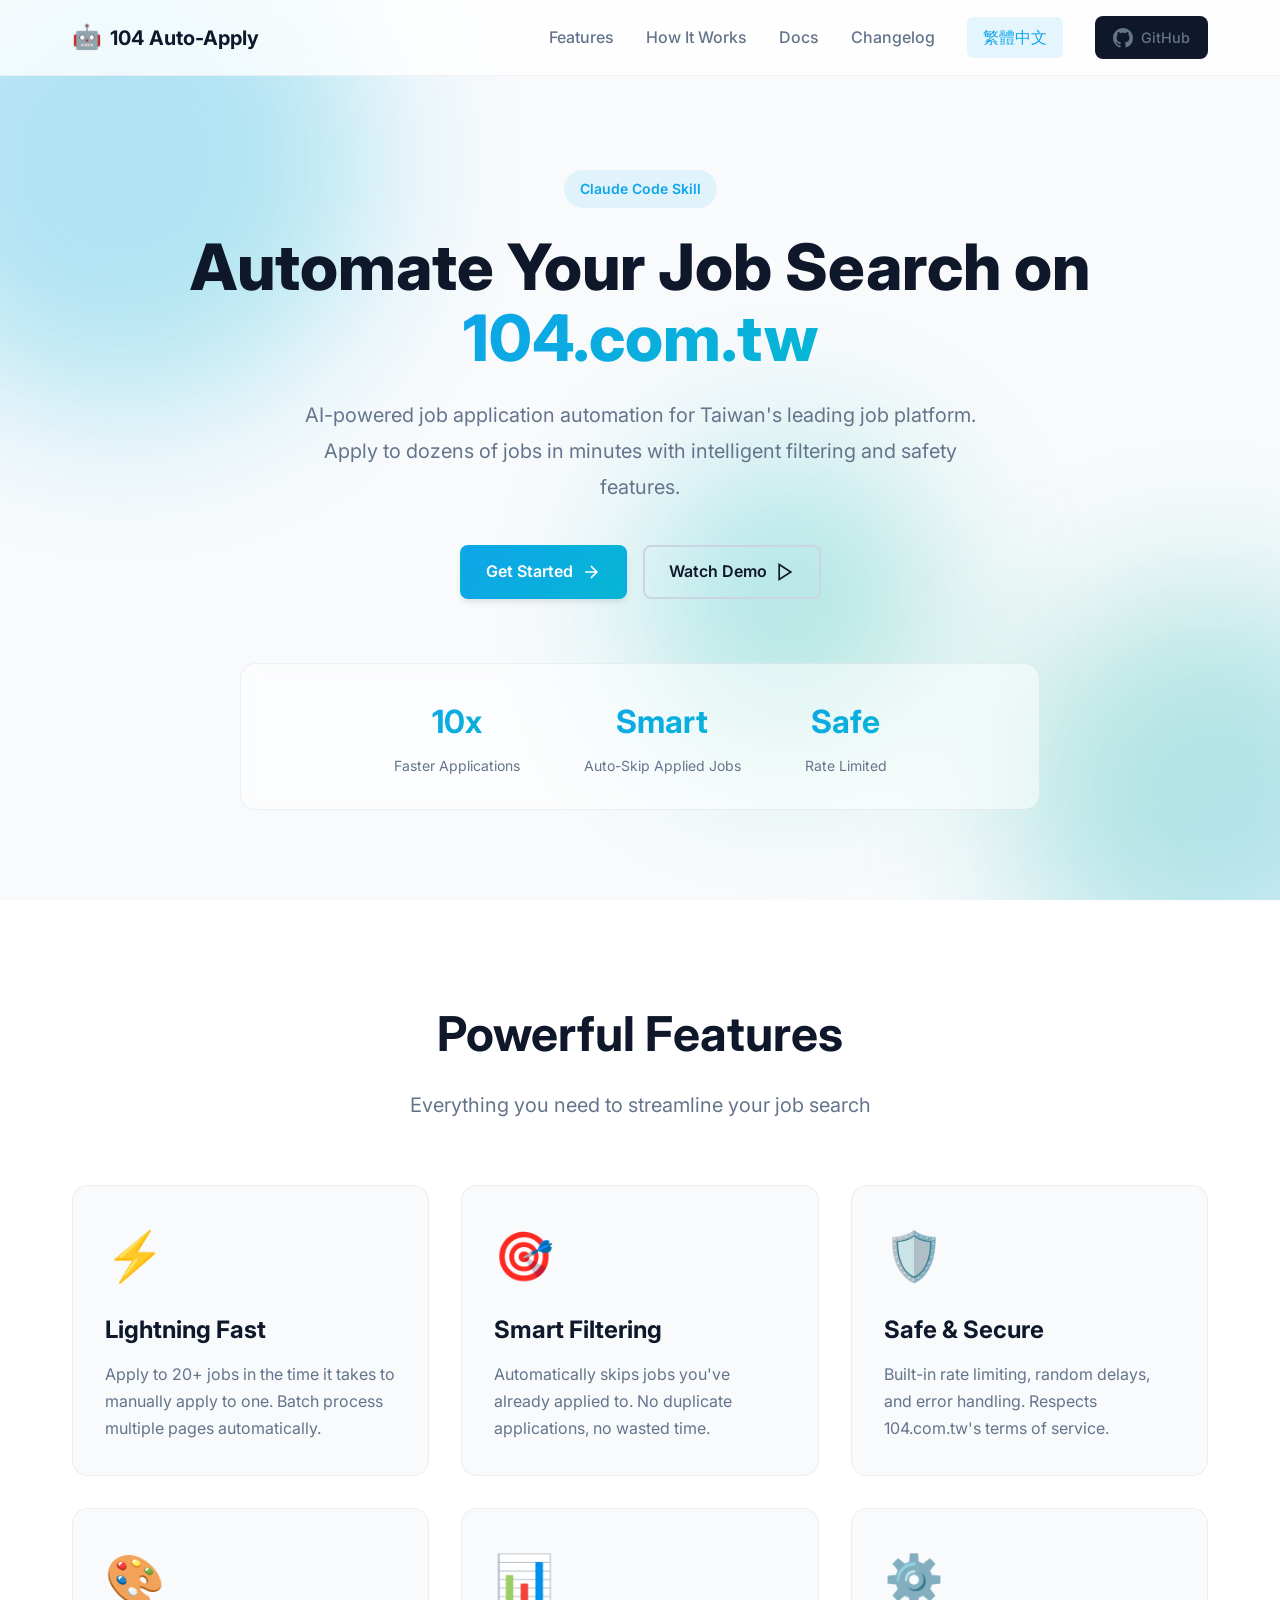
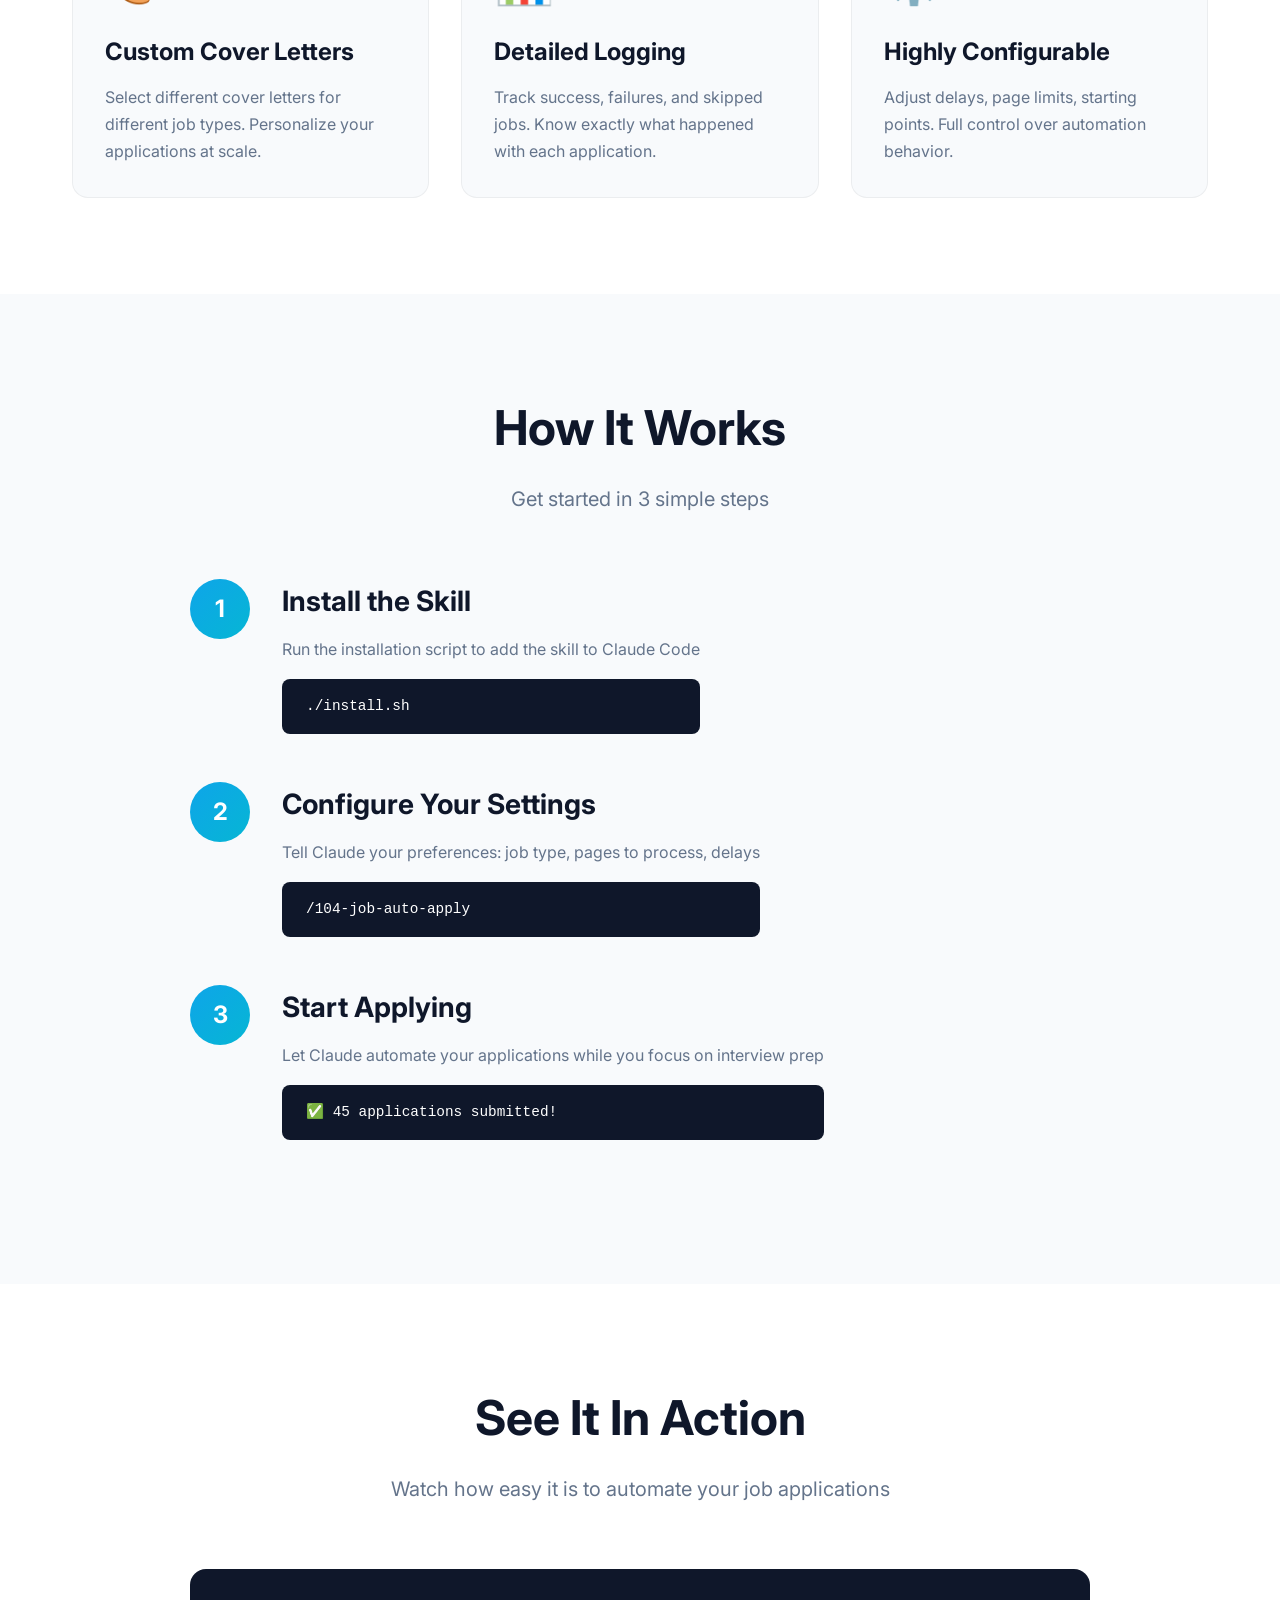
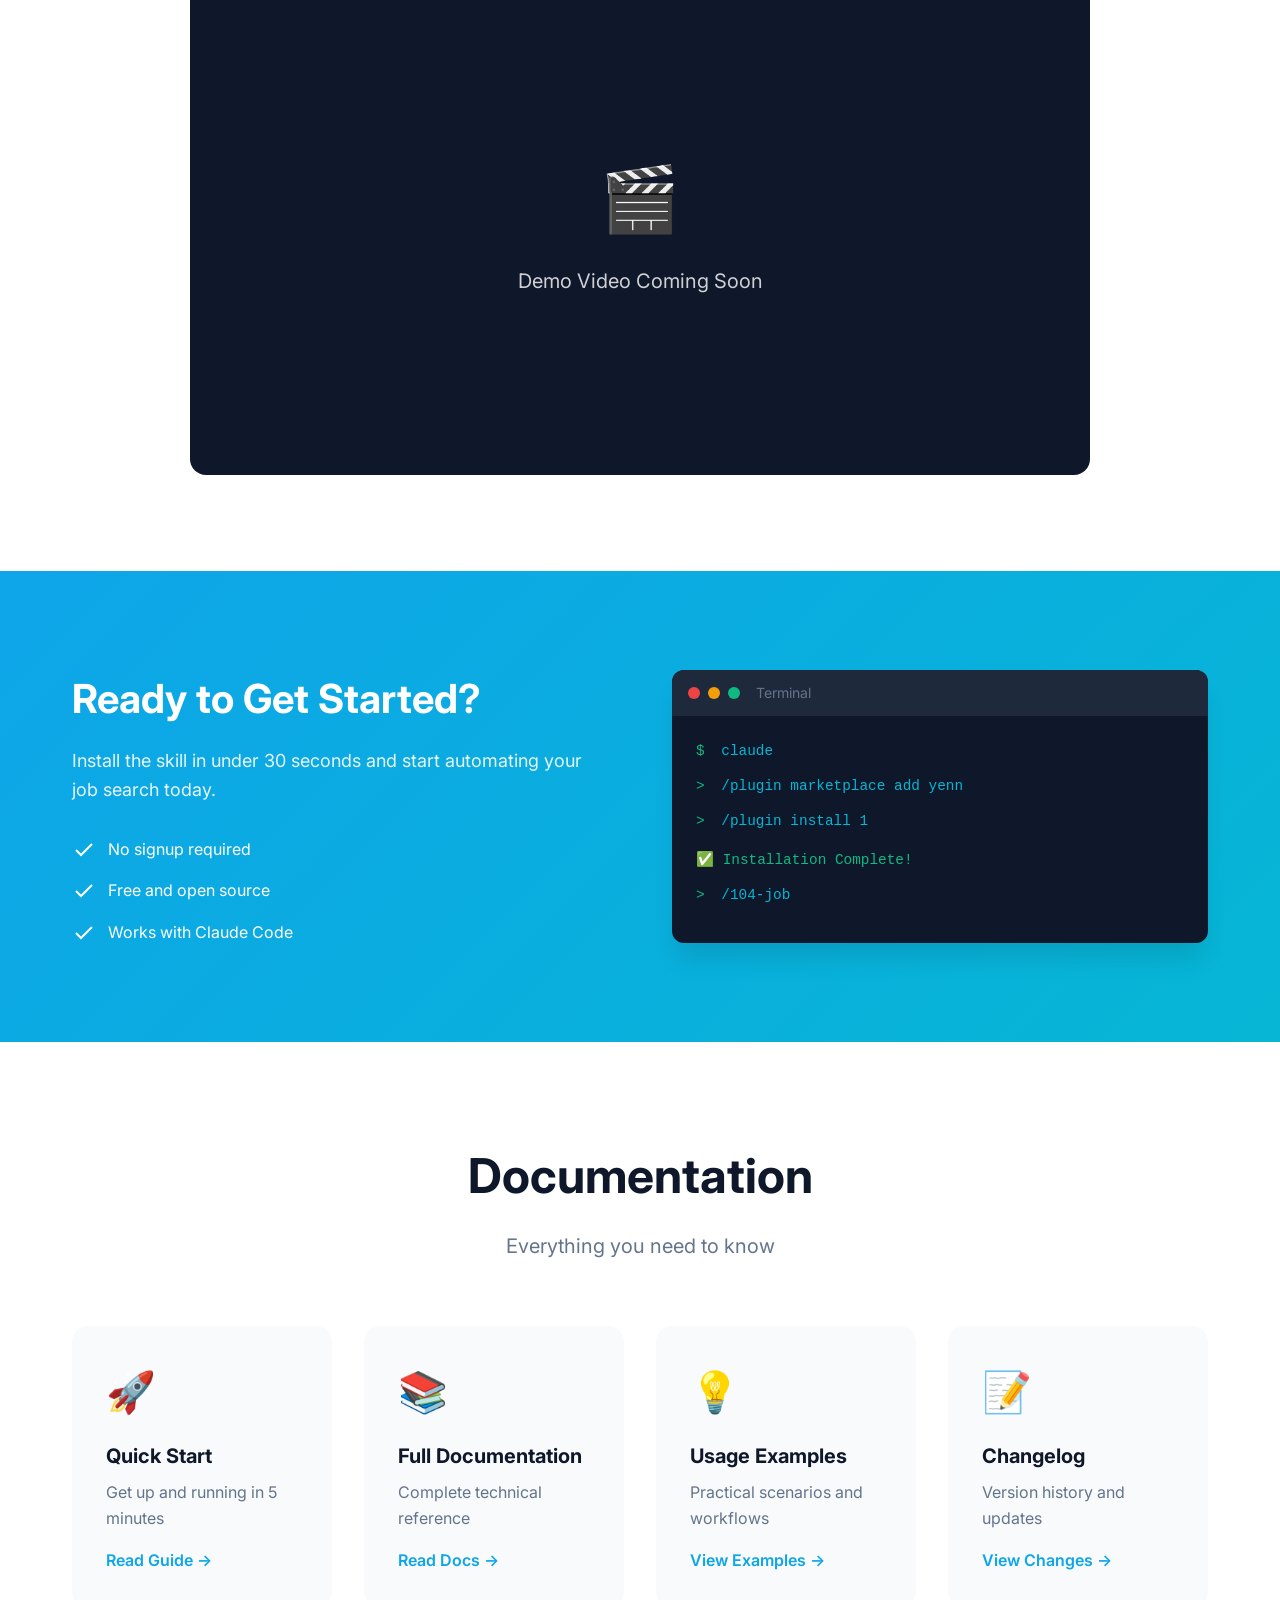
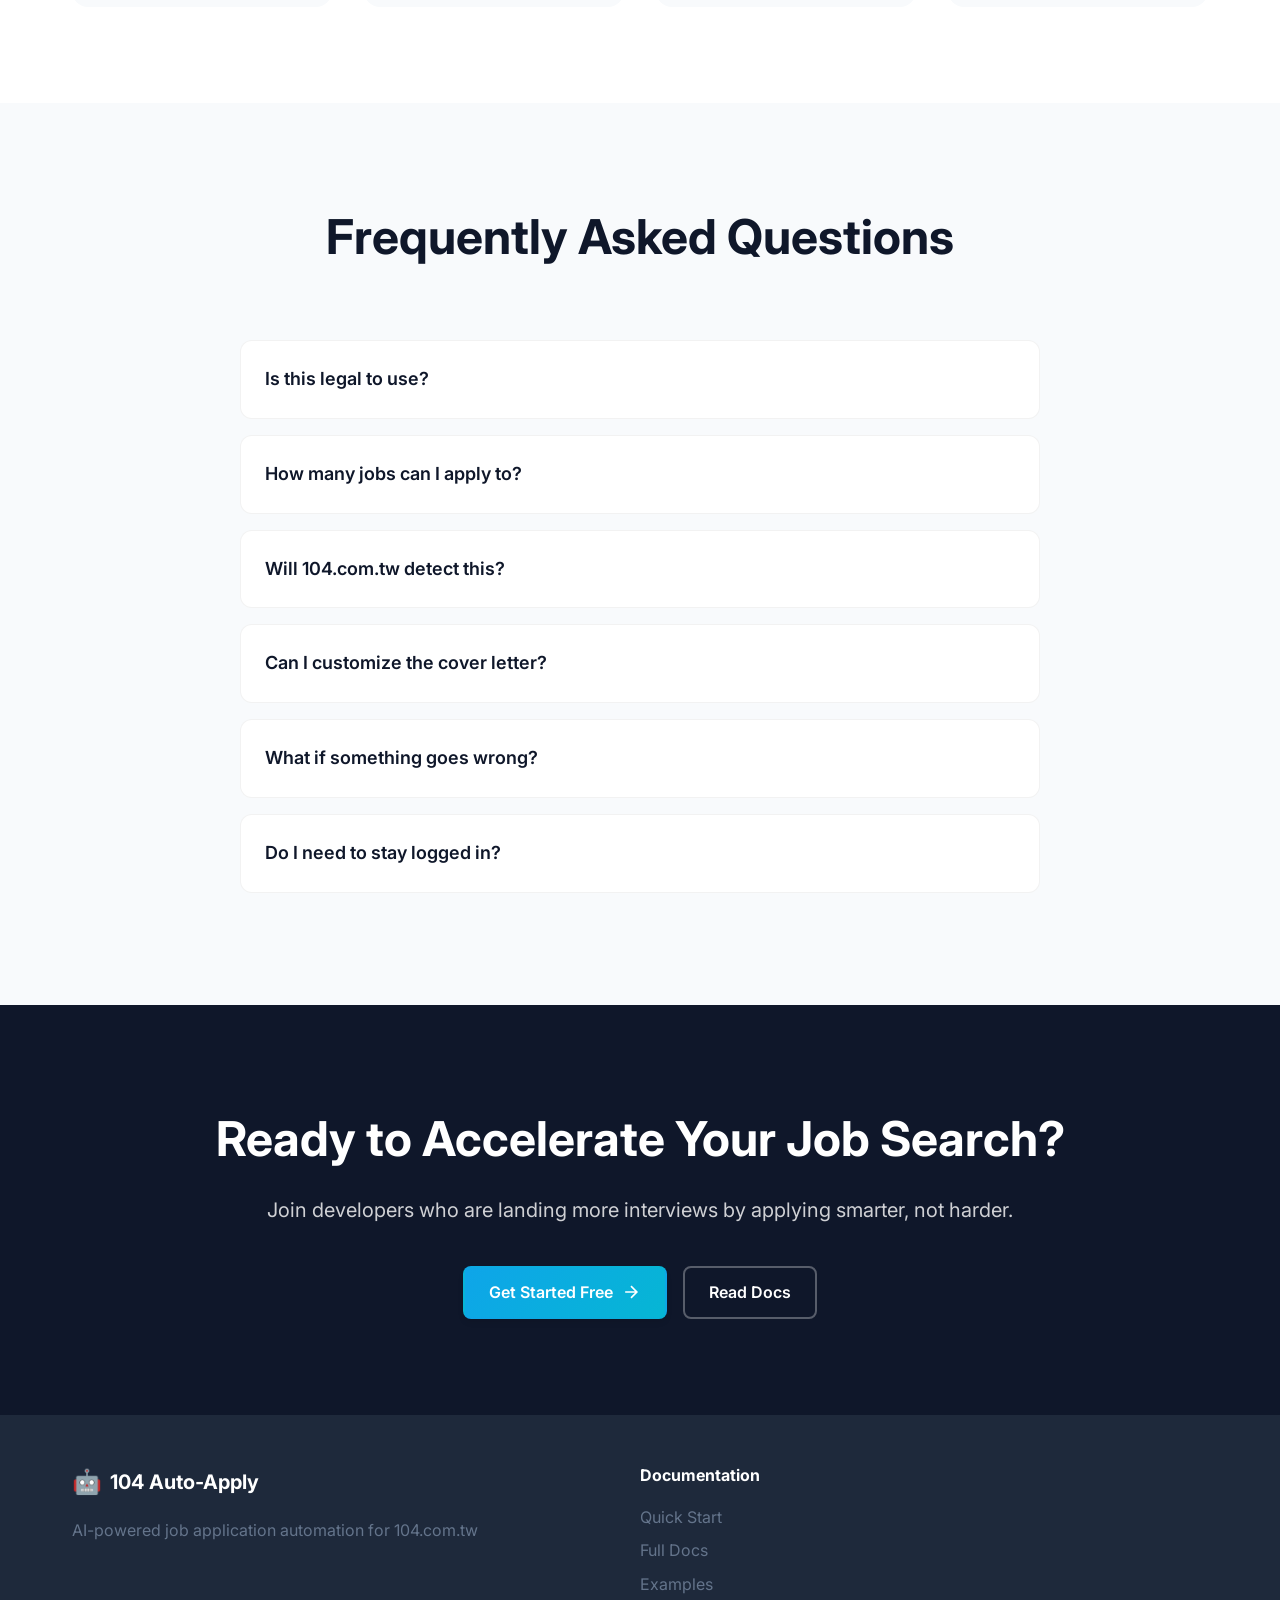
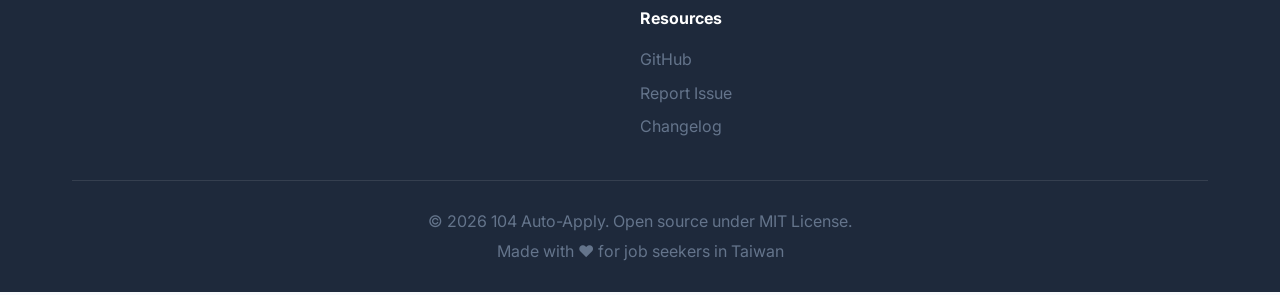
<file: docs/index.html>
<!DOCTYPE html>
<html lang="en">
<head>
    <meta charset="UTF-8">
    <meta name="viewport" content="width=device-width, initial-scale=1.0">
    <meta name="description" content="Automate your job applications on 104.com.tw with Claude Code AI">
    <title>104 Job Auto-Apply | Claude Code Skill</title>
    <link rel="stylesheet" href="styles.css">
    <link rel="preconnect" href="https://fonts.googleapis.com">
    <link rel="preconnect" href="https://fonts.gstatic.com" crossorigin>
    <link href="https://fonts.googleapis.com/css2?family=Inter:wght@300;400;500;600;700;800&display=swap" rel="stylesheet">
</head>
<body>
    <!-- Hero Section -->
    <header class="hero">
        <nav class="nav">
            <div class="container">
                <div class="nav-content">
                    <div class="logo">
                        <span class="logo-icon">🤖</span>
                        <span class="logo-text">104 Auto-Apply</span>
                    </div>
                    <div class="nav-links">
                        <a href="#features">Features</a>
                        <a href="#how-it-works">How It Works</a>
                        <a href="#docs">Docs</a>
                        <a href="changelog.html">Changelog</a>
                        <a href="index_zh.html" class="language-switch">繁體中文</a>
                        <a href="https://github.com/yennanliu/104Skill" target="_blank" class="btn-secondary">
                            <svg width="20" height="20" viewBox="0 0 16 16" fill="currentColor">
                                <path d="M8 0C3.58 0 0 3.58 0 8c0 3.54 2.29 6.53 5.47 7.59.4.07.55-.17.55-.38 0-.19-.01-.82-.01-1.49-2.01.37-2.53-.49-2.69-.94-.09-.23-.48-.94-.82-1.13-.28-.15-.68-.52-.01-.53.63-.01 1.08.58 1.23.82.72 1.21 1.87.87 2.33.66.07-.52.28-.87.51-1.07-1.78-.2-3.64-.89-3.64-3.95 0-.87.31-1.59.82-2.15-.08-.2-.36-1.02.08-2.12 0 0 .67-.21 2.2.82.64-.18 1.32-.27 2-.27.68 0 1.36.09 2 .27 1.53-1.04 2.2-.82 2.2-.82.44 1.1.16 1.92.08 2.12.51.56.82 1.27.82 2.15 0 3.07-1.87 3.75-3.65 3.95.29.25.54.73.54 1.48 0 1.07-.01 1.93-.01 2.2 0 .21.15.46.55.38A8.013 8.013 0 0016 8c0-4.42-3.58-8-8-8z"/>
                            </svg>
                            GitHub
                        </a>
                    </div>
                </div>
            </div>
        </nav>

        <div class="container">
            <div class="hero-content">
                <div class="hero-badge">
                    <span class="badge">Claude Code Skill</span>
                </div>
                <h1 class="hero-title">
                    Automate Your Job Search on <span class="gradient-text">104.com.tw</span>
                </h1>
                <p class="hero-subtitle">
                    AI-powered job application automation for Taiwan's leading job platform.
                    Apply to dozens of jobs in minutes with intelligent filtering and safety features.
                </p>
                <div class="hero-buttons">
                    <a href="#install" class="btn-primary">
                        Get Started
                        <svg width="20" height="20" viewBox="0 0 24 24" fill="none" stroke="currentColor" stroke-width="2">
                            <path d="M5 12h14M12 5l7 7-7 7"/>
                        </svg>
                    </a>
                    <a href="#demo" class="btn-outline">
                        Watch Demo
                        <svg width="20" height="20" viewBox="0 0 24 24" fill="none" stroke="currentColor" stroke-width="2">
                            <polygon points="5 3 19 12 5 21 5 3"/>
                        </svg>
                    </a>
                </div>
                <div class="hero-stats">
                    <div class="stat">
                        <div class="stat-number">10x</div>
                        <div class="stat-label">Faster Applications</div>
                    </div>
                    <div class="stat">
                        <div class="stat-number">Smart</div>
                        <div class="stat-label">Auto-Skip Applied Jobs</div>
                    </div>
                    <div class="stat">
                        <div class="stat-number">Safe</div>
                        <div class="stat-label">Rate Limited</div>
                    </div>
                </div>
            </div>
        </div>

        <div class="hero-background">
            <div class="gradient-orb orb-1"></div>
            <div class="gradient-orb orb-2"></div>
            <div class="gradient-orb orb-3"></div>
        </div>
    </header>

    <!-- Features Section -->
    <section id="features" class="features">
        <div class="container">
            <div class="section-header">
                <h2 class="section-title">Powerful Features</h2>
                <p class="section-subtitle">Everything you need to streamline your job search</p>
            </div>

            <div class="features-grid">
                <div class="feature-card">
                    <div class="feature-icon">⚡</div>
                    <h3>Lightning Fast</h3>
                    <p>Apply to 20+ jobs in the time it takes to manually apply to one. Batch process multiple pages automatically.</p>
                </div>

                <div class="feature-card">
                    <div class="feature-icon">🎯</div>
                    <h3>Smart Filtering</h3>
                    <p>Automatically skips jobs you've already applied to. No duplicate applications, no wasted time.</p>
                </div>

                <div class="feature-card">
                    <div class="feature-icon">🛡️</div>
                    <h3>Safe & Secure</h3>
                    <p>Built-in rate limiting, random delays, and error handling. Respects 104.com.tw's terms of service.</p>
                </div>

                <div class="feature-card">
                    <div class="feature-icon">🎨</div>
                    <h3>Custom Cover Letters</h3>
                    <p>Select different cover letters for different job types. Personalize your applications at scale.</p>
                </div>

                <div class="feature-card">
                    <div class="feature-icon">📊</div>
                    <h3>Detailed Logging</h3>
                    <p>Track success, failures, and skipped jobs. Know exactly what happened with each application.</p>
                </div>

                <div class="feature-card">
                    <div class="feature-icon">⚙️</div>
                    <h3>Highly Configurable</h3>
                    <p>Adjust delays, page limits, starting points. Full control over automation behavior.</p>
                </div>
            </div>
        </div>
    </section>

    <!-- How It Works Section -->
    <section id="how-it-works" class="how-it-works">
        <div class="container">
            <div class="section-header">
                <h2 class="section-title">How It Works</h2>
                <p class="section-subtitle">Get started in 3 simple steps</p>
            </div>

            <div class="steps">
                <div class="step">
                    <div class="step-number">1</div>
                    <div class="step-content">
                        <h3>Install the Skill</h3>
                        <p>Run the installation script to add the skill to Claude Code</p>
                        <div class="code-block">
                            <code>./install.sh</code>
                        </div>
                    </div>
                </div>

                <div class="step">
                    <div class="step-number">2</div>
                    <div class="step-content">
                        <h3>Configure Your Settings</h3>
                        <p>Tell Claude your preferences: job type, pages to process, delays</p>
                        <div class="code-block">
                            <code>/104-job-auto-apply</code>
                        </div>
                    </div>
                </div>

                <div class="step">
                    <div class="step-number">3</div>
                    <div class="step-content">
                        <h3>Start Applying</h3>
                        <p>Let Claude automate your applications while you focus on interview prep</p>
                        <div class="code-block">
                            <code>✅ 45 applications submitted!</code>
                        </div>
                    </div>
                </div>
            </div>
        </div>
    </section>

    <!-- Installation Section -->
    <section id="install" class="install">
        <div class="container">
            <div class="install-content">
                <div class="install-text">
                    <h2>Ready to Get Started?</h2>
                    <p>Install the skill in under 30 seconds and start automating your job search today.</p>
                    <div class="install-features">
                        <div class="install-feature">
                            <svg width="24" height="24" viewBox="0 0 24 24" fill="none" stroke="currentColor" stroke-width="2">
                                <polyline points="20 6 9 17 4 12"/>
                            </svg>
                            <span>No signup required</span>
                        </div>
                        <div class="install-feature">
                            <svg width="24" height="24" viewBox="0 0 24 24" fill="none" stroke="currentColor" stroke-width="2">
                                <polyline points="20 6 9 17 4 12"/>
                            </svg>
                            <span>Free and open source</span>
                        </div>
                        <div class="install-feature">
                            <svg width="24" height="24" viewBox="0 0 24 24" fill="none" stroke="currentColor" stroke-width="2">
                                <polyline points="20 6 9 17 4 12"/>
                            </svg>
                            <span>Works with Claude Code</span>
                        </div>
                    </div>
                </div>
                <div class="install-code">
                    <div class="terminal">
                        <div class="terminal-header">
                            <div class="terminal-buttons">
                                <span class="terminal-button red"></span>
                                <span class="terminal-button yellow"></span>
                                <span class="terminal-button green"></span>
                            </div>
                            <div class="terminal-title">Terminal</div>
                        </div>
                        <div class="terminal-body">
                            <div class="terminal-line">
                                <span class="prompt">$</span>
                                <span class="command">claude</span>
                            </div>
                            <div class="terminal-line">
                                <span class="prompt">&gt;</span>
                                <span class="command">/plugin marketplace add yennanliu/104Skill</span>
                            </div>
                            <div class="terminal-line">
                                <span class="prompt">&gt;</span>
                                <span class="command">/plugin install 104-job-auto-apply</span>
                            </div>
                            <div class="terminal-line output">
                                <span class="success">✅ Installation Complete!</span>
                            </div>
                            <div class="terminal-line">
                                <span class="prompt">&gt;</span>
                                <span class="command">/104-job-auto-apply</span>
                            </div>
                        </div>
                    </div>
                </div>
            </div>
        </div>
    </section>

    <!-- Documentation Section -->
    <section id="docs" class="docs">
        <div class="container">
            <div class="section-header">
                <h2 class="section-title">Documentation</h2>
                <p class="section-subtitle">Everything you need to know</p>
            </div>

            <div class="docs-grid">
                <a href="https://github.com/yennanliu/104Skill/blob/main/QUICKSTART.md" class="doc-card" target="_blank">
                    <div class="doc-icon">🚀</div>
                    <h3>Quick Start</h3>
                    <p>Get up and running in 5 minutes</p>
                    <span class="doc-link">Read Guide →</span>
                </a>

                <a href="https://github.com/yennanliu/104Skill/blob/main/SKILL.md" class="doc-card" target="_blank">
                    <div class="doc-icon">📚</div>
                    <h3>Full Documentation</h3>
                    <p>Complete technical reference</p>
                    <span class="doc-link">Read Docs →</span>
                </a>

                <a href="https://github.com/yennanliu/104Skill/blob/main/USAGE_EXAMPLES.md" class="doc-card" target="_blank">
                    <div class="doc-icon">💡</div>
                    <h3>Usage Examples</h3>
                    <p>Practical scenarios and workflows</p>
                    <span class="doc-link">View Examples →</span>
                </a>

                <a href="https://github.com/yennanliu/104Skill/blob/main/CHANGELOG.md" class="doc-card" target="_blank">
                    <div class="doc-icon">📝</div>
                    <h3>Changelog</h3>
                    <p>Version history and updates</p>
                    <span class="doc-link">View Changes →</span>
                </a>
            </div>
        </div>
    </section>

    <!-- FAQ Section -->
    <section class="faq">
        <div class="container">
            <div class="section-header">
                <h2 class="section-title">Frequently Asked Questions</h2>
            </div>

            <div class="faq-list">
                <details class="faq-item">
                    <summary>Is this legal to use?</summary>
                    <p>Yes! This tool is for personal productivity and educational purposes. Always use it responsibly and only apply to jobs you're genuinely interested in and qualified for.</p>
                </details>

                <details class="faq-item">
                    <summary>How many jobs can I apply to?</summary>
                    <p>We recommend applying to 10-20 jobs per session. Quality is more important than quantity. The skill includes safety features like rate limiting and delays.</p>
                </details>

                <details class="faq-item">
                    <summary>Will 104.com.tw detect this?</summary>
                    <p>The skill uses random delays (2-4 seconds by default) and respects rate limits. It mimics human behavior to avoid detection. However, always use responsibly.</p>
                </details>

                <details class="faq-item">
                    <summary>Can I customize the cover letter?</summary>
                    <p>Yes! You can specify different cover letters for different job types. Just configure the coverLetter option when running the skill.</p>
                </details>

                <details class="faq-item">
                    <summary>What if something goes wrong?</summary>
                    <p>The skill has built-in error handling. If a job application fails, it logs the error and continues with the next job. You can review the logs to see what happened.</p>
                </details>

                <details class="faq-item">
                    <summary>Do I need to stay logged in?</summary>
                    <p>Yes, you need to be logged in to 104.com.tw before running the automation. Keep your browser open during the process.</p>
                </details>
            </div>
        </div>
    </section>

    <!-- CTA Section -->
    <section class="cta">
        <div class="container">
            <div class="cta-content">
                <h2>Ready to Accelerate Your Job Search?</h2>
                <p>Join developers who are landing more interviews by applying smarter, not harder.</p>
                <div class="cta-buttons">
                    <a href="https://github.com/yennanliu/104Skill" class="btn-primary">
                        Get Started Free
                        <svg width="20" height="20" viewBox="0 0 24 24" fill="none" stroke="currentColor" stroke-width="2">
                            <path d="M5 12h14M12 5l7 7-7 7"/>
                        </svg>
                    </a>
                    <a href="https://github.com/yennanliu/104Skill/blob/main/QUICKSTART.md" class="btn-outline-light">
                        Read Docs
                    </a>
                </div>
            </div>
        </div>
    </section>

    <!-- Footer -->
    <footer class="footer">
        <div class="container">
            <div class="footer-content">
                <div class="footer-left">
                    <div class="footer-logo">
                        <span class="logo-icon">🤖</span>
                        <span class="logo-text">104 Auto-Apply</span>
                    </div>
                    <p class="footer-description">
                        AI-powered job application automation for 104.com.tw
                    </p>
                </div>
                <div class="footer-links">
                    <div class="footer-column">
                        <h4>Documentation</h4>
                        <a href="https://github.com/yennanliu/104Skill/blob/main/QUICKSTART.md">Quick Start</a>
                        <a href="https://github.com/yennanliu/104Skill/blob/main/SKILL.md">Full Docs</a>
                        <a href="https://github.com/yennanliu/104Skill/blob/main/USAGE_EXAMPLES.md">Examples</a>
                    </div>
                    <div class="footer-column">
                        <h4>Resources</h4>
                        <a href="https://github.com/yennanliu/104Skill">GitHub</a>
                        <a href="https://github.com/yennanliu/104Skill/issues">Report Issue</a>
                        <a href="https://github.com/yennanliu/104Skill/blob/main/CHANGELOG.md">Changelog</a>
                    </div>
                </div>
            </div>
            <div class="footer-bottom">
                <p>&copy; 2026 104 Auto-Apply. Open source under MIT License.</p>
                <p>Made with ❤️ for job seekers in Taiwan</p>
            </div>
        </div>
    </footer>

    <script src="script.js"></script>
</body>
</html>
</file>
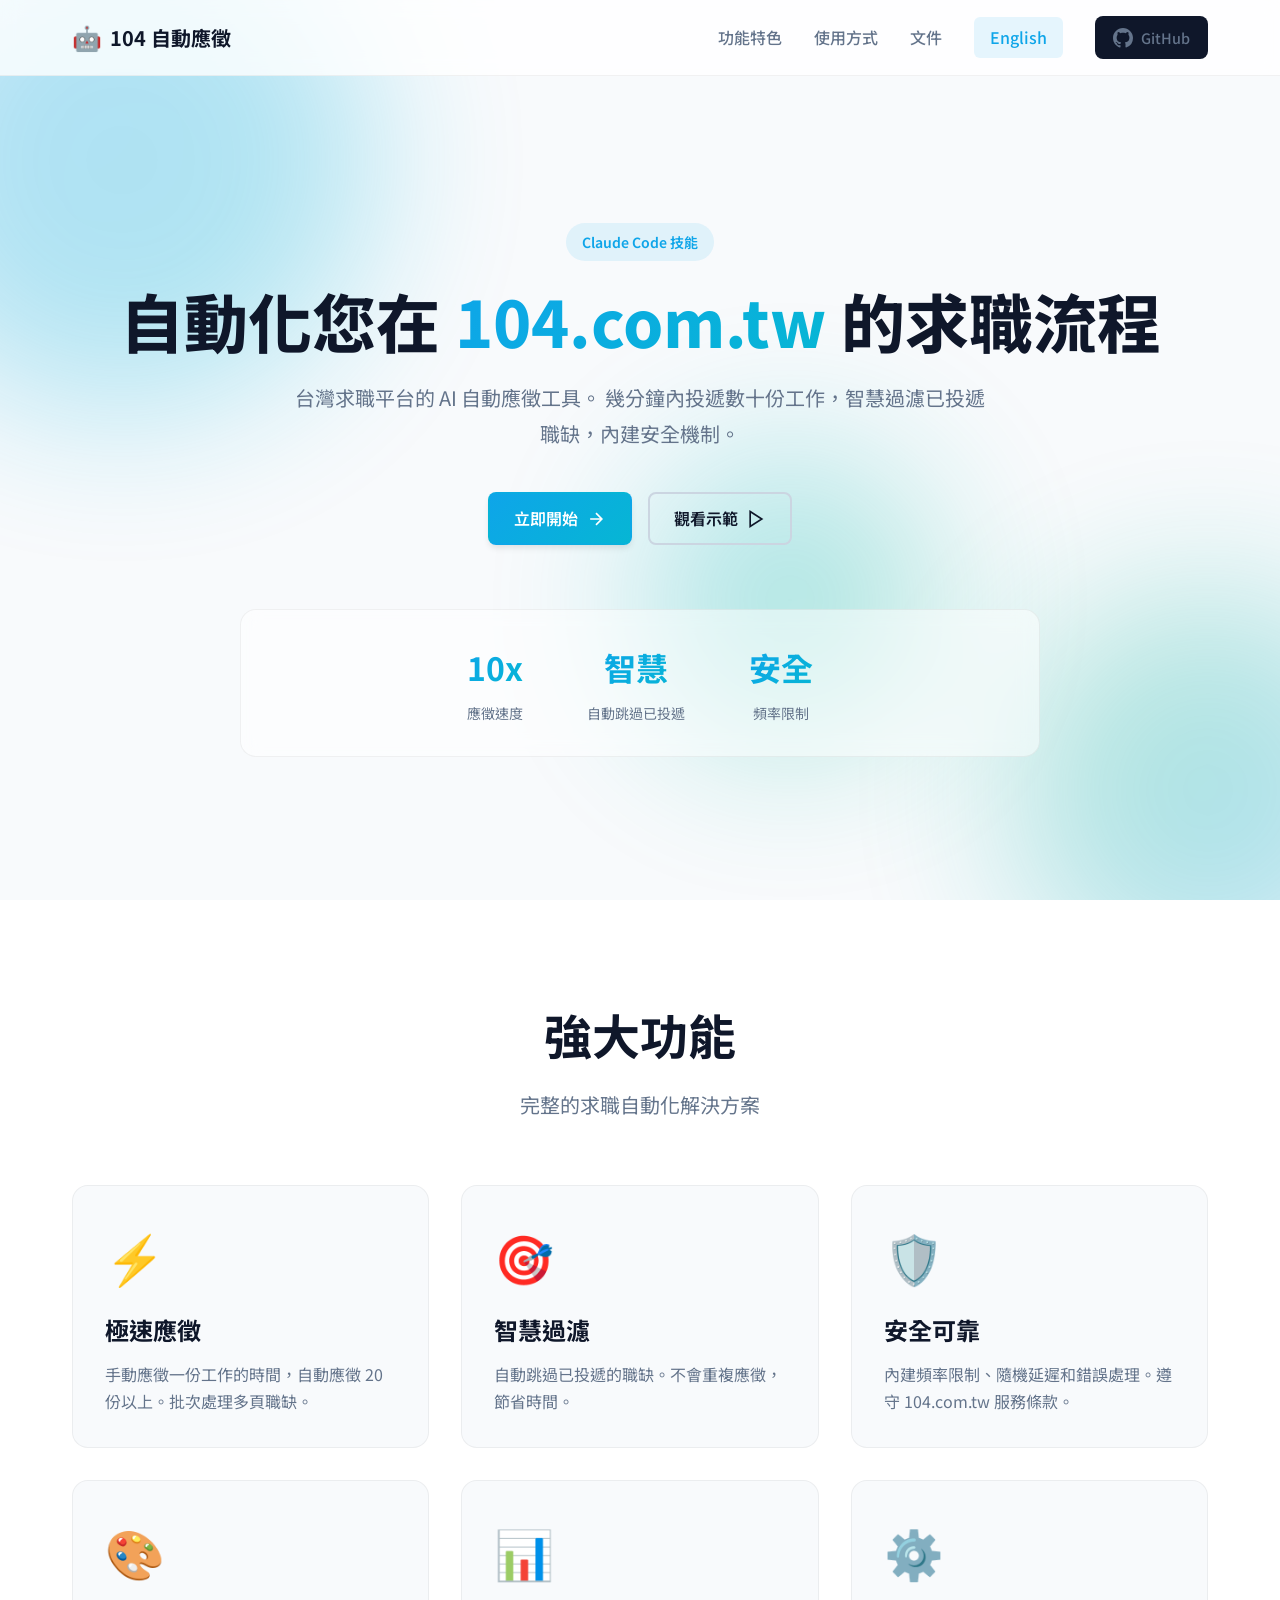
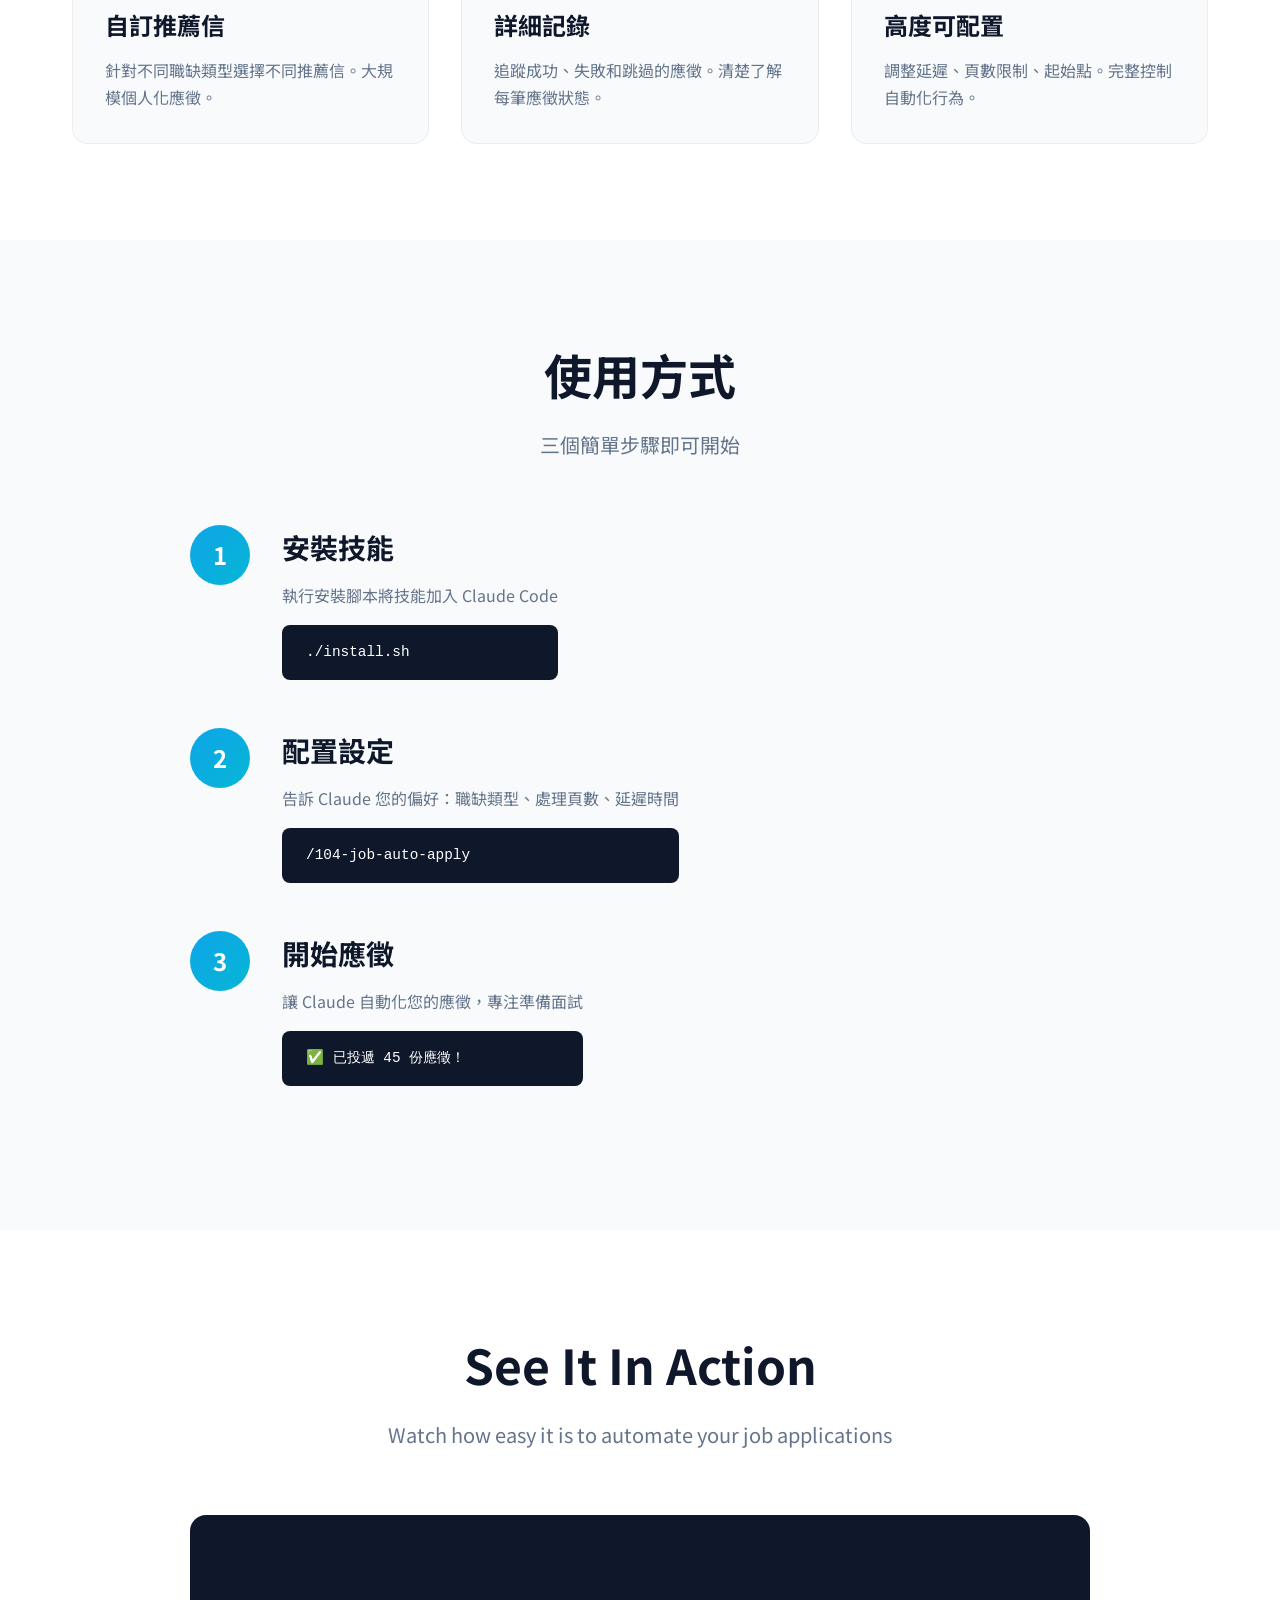
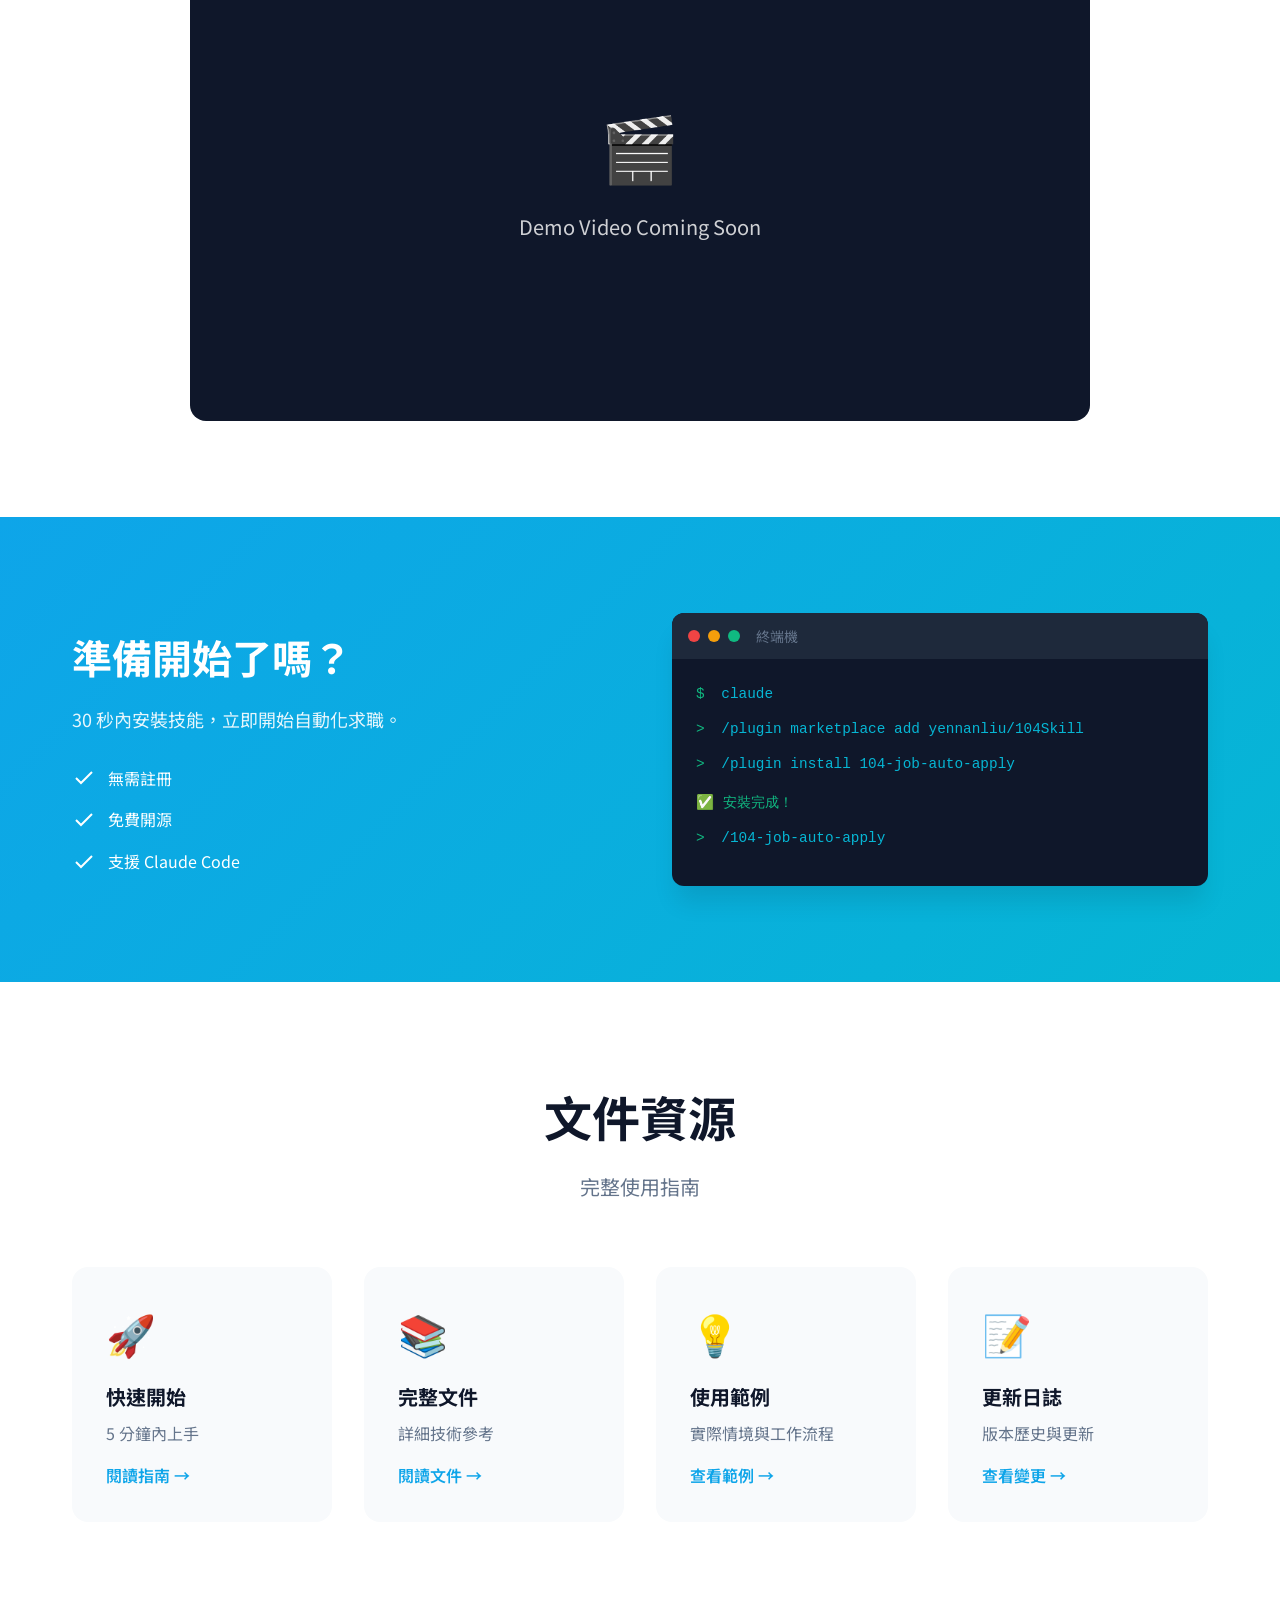
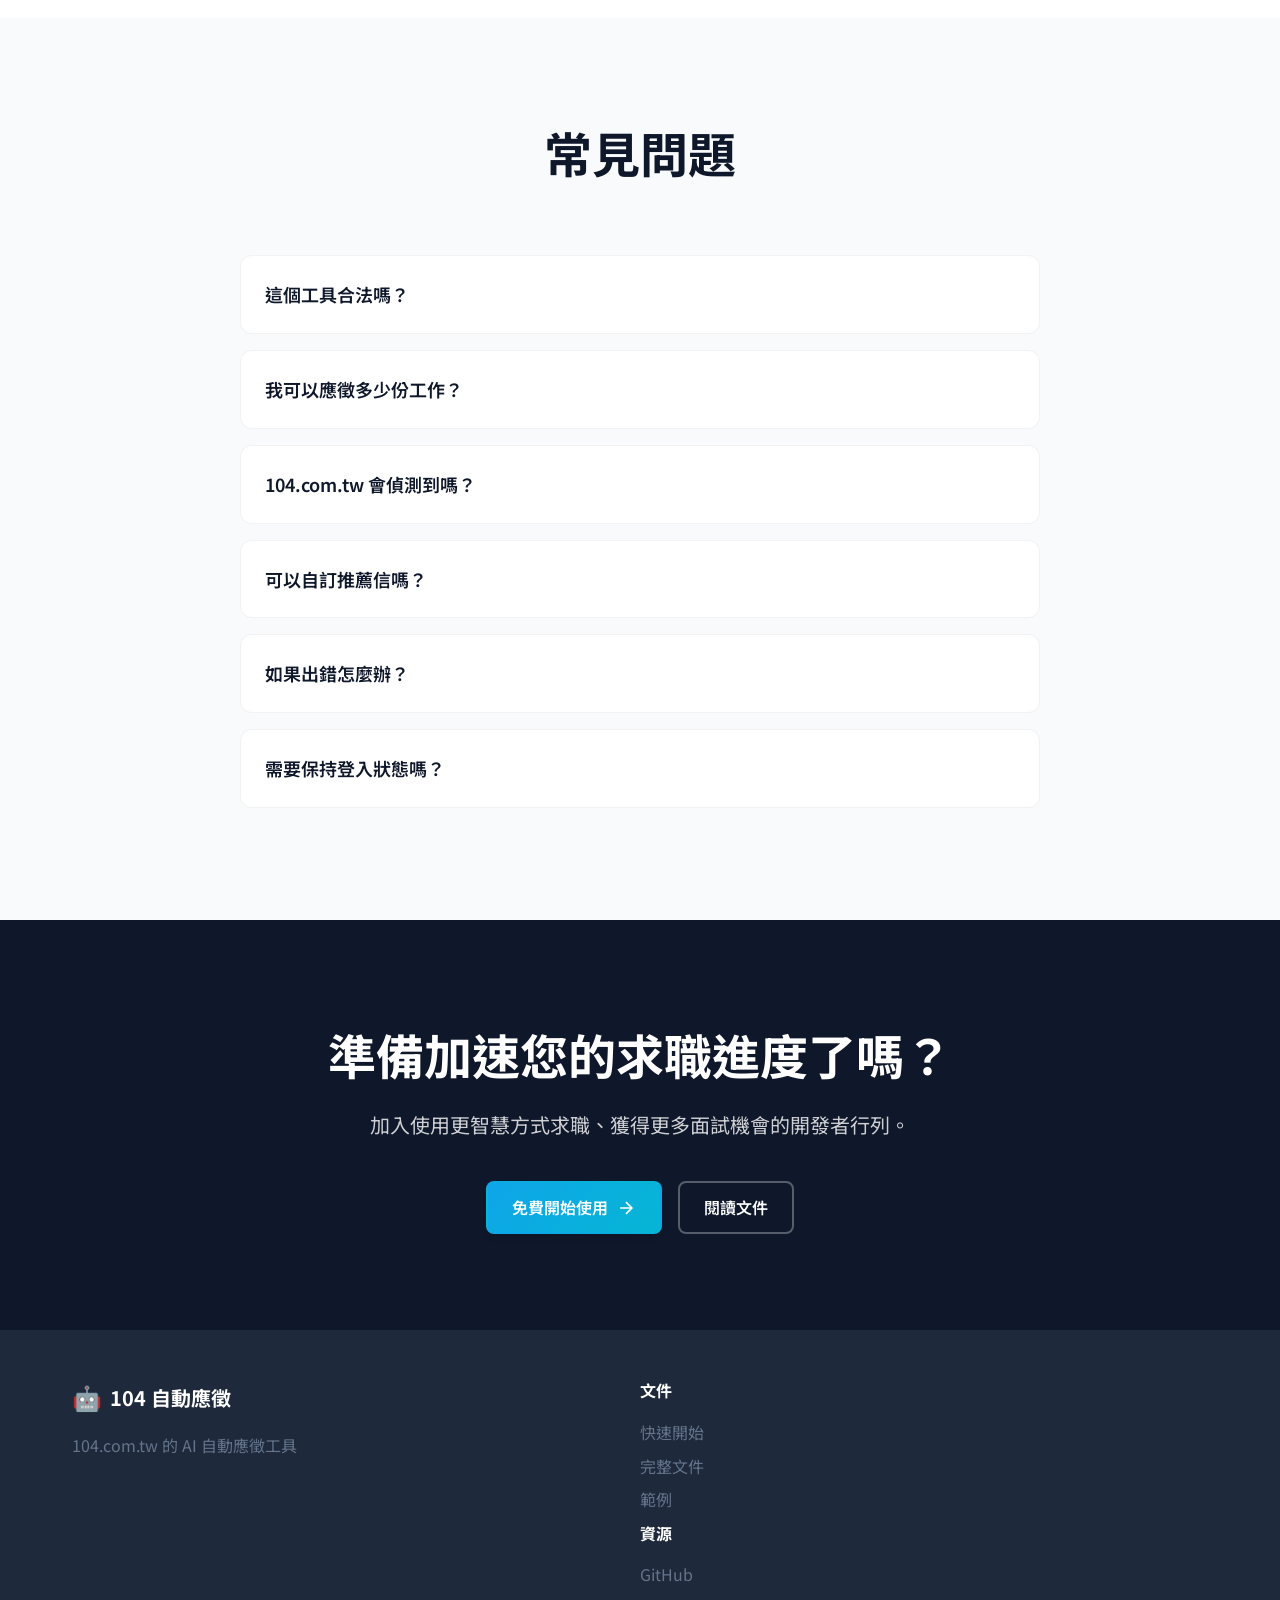
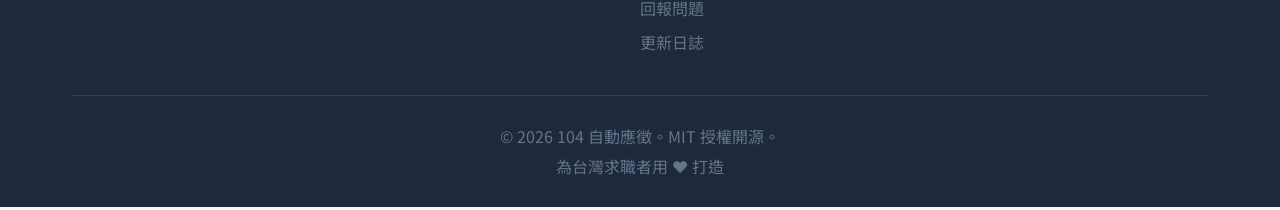
<file: docs/index_zh.html>
<!DOCTYPE html>
<html lang="zh-TW">
<head>
    <meta charset="UTF-8">
    <meta name="viewport" content="width=device-width, initial-scale=1.0">
    <meta name="description" content="使用 Claude Code AI 自動化 104.com.tw 求職申請">
    <title>104 自動應徵工具 | Claude Code 技能</title>
    <link rel="stylesheet" href="styles.css">
    <link rel="preconnect" href="https://fonts.googleapis.com">
    <link rel="preconnect" href="https://fonts.gstatic.com" crossorigin>
    <link href="https://fonts.googleapis.com/css2?family=Inter:wght@300;400;500;600;700;800&family=Noto+Sans+TC:wght@300;400;500;600;700;800&display=swap" rel="stylesheet">
</head>
<body>
    <!-- Hero Section -->
    <header class="hero">
        <nav class="nav">
            <div class="container">
                <div class="nav-content">
                    <div class="logo">
                        <span class="logo-icon">🤖</span>
                        <span class="logo-text">104 自動應徵</span>
                    </div>
                    <div class="nav-links">
                        <a href="#features">功能特色</a>
                        <a href="#how-it-works">使用方式</a>
                        <a href="#docs">文件</a>
                        <a href="index.html" class="language-switch">English</a>
                        <a href="https://github.com/yennanliu/104Skill" target="_blank" class="btn-secondary">
                            <svg width="20" height="20" viewBox="0 0 16 16" fill="currentColor">
                                <path d="M8 0C3.58 0 0 3.58 0 8c0 3.54 2.29 6.53 5.47 7.59.4.07.55-.17.55-.38 0-.19-.01-.82-.01-1.49-2.01.37-2.53-.49-2.69-.94-.09-.23-.48-.94-.82-1.13-.28-.15-.68-.52-.01-.53.63-.01 1.08.58 1.23.82.72 1.21 1.87.87 2.33.66.07-.52.28-.87.51-1.07-1.78-.2-3.64-.89-3.64-3.95 0-.87.31-1.59.82-2.15-.08-.2-.36-1.02.08-2.12 0 0 .67-.21 2.2.82.64-.18 1.32-.27 2-.27.68 0 1.36.09 2 .27 1.53-1.04 2.2-.82 2.2-.82.44 1.1.16 1.92.08 2.12.51.56.82 1.27.82 2.15 0 3.07-1.87 3.75-3.65 3.95.29.25.54.73.54 1.48 0 1.07-.01 1.93-.01 2.2 0 .21.15.46.55.38A8.013 8.013 0 0016 8c0-4.42-3.58-8-8-8z"/>
                            </svg>
                            GitHub
                        </a>
                    </div>
                </div>
            </div>
        </nav>

        <div class="container">
            <div class="hero-content">
                <div class="hero-badge">
                    <span class="badge">Claude Code 技能</span>
                </div>
                <h1 class="hero-title">
                    自動化您在 <span class="gradient-text">104.com.tw</span> 的求職流程
                </h1>
                <p class="hero-subtitle">
                    台灣求職平台的 AI 自動應徵工具。
                    幾分鐘內投遞數十份工作，智慧過濾已投遞職缺，內建安全機制。
                </p>
                <div class="hero-buttons">
                    <a href="#install" class="btn-primary">
                        立即開始
                        <svg width="20" height="20" viewBox="0 0 24 24" fill="none" stroke="currentColor" stroke-width="2">
                            <path d="M5 12h14M12 5l7 7-7 7"/>
                        </svg>
                    </a>
                    <a href="#demo" class="btn-outline">
                        觀看示範
                        <svg width="20" height="20" viewBox="0 0 24 24" fill="none" stroke="currentColor" stroke-width="2">
                            <polygon points="5 3 19 12 5 21 5 3"/>
                        </svg>
                    </a>
                </div>
                <div class="hero-stats">
                    <div class="stat">
                        <div class="stat-number">10x</div>
                        <div class="stat-label">應徵速度</div>
                    </div>
                    <div class="stat">
                        <div class="stat-number">智慧</div>
                        <div class="stat-label">自動跳過已投遞</div>
                    </div>
                    <div class="stat">
                        <div class="stat-number">安全</div>
                        <div class="stat-label">頻率限制</div>
                    </div>
                </div>
            </div>
        </div>

        <div class="hero-background">
            <div class="gradient-orb orb-1"></div>
            <div class="gradient-orb orb-2"></div>
            <div class="gradient-orb orb-3"></div>
        </div>
    </header>

    <!-- Features Section -->
    <section id="features" class="features">
        <div class="container">
            <div class="section-header">
                <h2 class="section-title">強大功能</h2>
                <p class="section-subtitle">完整的求職自動化解決方案</p>
            </div>

            <div class="features-grid">
                <div class="feature-card">
                    <div class="feature-icon">⚡</div>
                    <h3>極速應徵</h3>
                    <p>手動應徵一份工作的時間，自動應徵 20 份以上。批次處理多頁職缺。</p>
                </div>

                <div class="feature-card">
                    <div class="feature-icon">🎯</div>
                    <h3>智慧過濾</h3>
                    <p>自動跳過已投遞的職缺。不會重複應徵，節省時間。</p>
                </div>

                <div class="feature-card">
                    <div class="feature-icon">🛡️</div>
                    <h3>安全可靠</h3>
                    <p>內建頻率限制、隨機延遲和錯誤處理。遵守 104.com.tw 服務條款。</p>
                </div>

                <div class="feature-card">
                    <div class="feature-icon">🎨</div>
                    <h3>自訂推薦信</h3>
                    <p>針對不同職缺類型選擇不同推薦信。大規模個人化應徵。</p>
                </div>

                <div class="feature-card">
                    <div class="feature-icon">📊</div>
                    <h3>詳細記錄</h3>
                    <p>追蹤成功、失敗和跳過的應徵。清楚了解每筆應徵狀態。</p>
                </div>

                <div class="feature-card">
                    <div class="feature-icon">⚙️</div>
                    <h3>高度可配置</h3>
                    <p>調整延遲、頁數限制、起始點。完整控制自動化行為。</p>
                </div>
            </div>
        </div>
    </section>

    <!-- How It Works Section -->
    <section id="how-it-works" class="how-it-works">
        <div class="container">
            <div class="section-header">
                <h2 class="section-title">使用方式</h2>
                <p class="section-subtitle">三個簡單步驟即可開始</p>
            </div>

            <div class="steps">
                <div class="step">
                    <div class="step-number">1</div>
                    <div class="step-content">
                        <h3>安裝技能</h3>
                        <p>執行安裝腳本將技能加入 Claude Code</p>
                        <div class="code-block">
                            <code>./install.sh</code>
                        </div>
                    </div>
                </div>

                <div class="step">
                    <div class="step-number">2</div>
                    <div class="step-content">
                        <h3>配置設定</h3>
                        <p>告訴 Claude 您的偏好：職缺類型、處理頁數、延遲時間</p>
                        <div class="code-block">
                            <code>/104-job-auto-apply</code>
                        </div>
                    </div>
                </div>

                <div class="step">
                    <div class="step-number">3</div>
                    <div class="step-content">
                        <h3>開始應徵</h3>
                        <p>讓 Claude 自動化您的應徵，專注準備面試</p>
                        <div class="code-block">
                            <code>✅ 已投遞 45 份應徵！</code>
                        </div>
                    </div>
                </div>
            </div>
        </div>
    </section>

    <!-- Installation Section -->
    <section id="install" class="install">
        <div class="container">
            <div class="install-content">
                <div class="install-text">
                    <h2>準備開始了嗎？</h2>
                    <p>30 秒內安裝技能，立即開始自動化求職。</p>
                    <div class="install-features">
                        <div class="install-feature">
                            <svg width="24" height="24" viewBox="0 0 24 24" fill="none" stroke="currentColor" stroke-width="2">
                                <polyline points="20 6 9 17 4 12"/>
                            </svg>
                            <span>無需註冊</span>
                        </div>
                        <div class="install-feature">
                            <svg width="24" height="24" viewBox="0 0 24 24" fill="none" stroke="currentColor" stroke-width="2">
                                <polyline points="20 6 9 17 4 12"/>
                            </svg>
                            <span>免費開源</span>
                        </div>
                        <div class="install-feature">
                            <svg width="24" height="24" viewBox="0 0 24 24" fill="none" stroke="currentColor" stroke-width="2">
                                <polyline points="20 6 9 17 4 12"/>
                            </svg>
                            <span>支援 Claude Code</span>
                        </div>
                    </div>
                </div>
                <div class="install-code">
                    <div class="terminal">
                        <div class="terminal-header">
                            <div class="terminal-buttons">
                                <span class="terminal-button red"></span>
                                <span class="terminal-button yellow"></span>
                                <span class="terminal-button green"></span>
                            </div>
                            <div class="terminal-title">終端機</div>
                        </div>
                        <div class="terminal-body">
                            <div class="terminal-line">
                                <span class="prompt">$</span>
                                <span class="command">claude</span>
                            </div>
                            <div class="terminal-line">
                                <span class="prompt">&gt;</span>
                                <span class="command">/plugin marketplace add yennanliu/104Skill</span>
                            </div>
                            <div class="terminal-line">
                                <span class="prompt">&gt;</span>
                                <span class="command">/plugin install 104-job-auto-apply</span>
                            </div>
                            <div class="terminal-line output">
                                <span class="success">✅ 安裝完成！</span>
                            </div>
                            <div class="terminal-line">
                                <span class="prompt">&gt;</span>
                                <span class="command">/104-job-auto-apply</span>
                            </div>
                        </div>
                    </div>
                </div>
            </div>
        </div>
    </section>

    <!-- Documentation Section -->
    <section id="docs" class="docs">
        <div class="container">
            <div class="section-header">
                <h2 class="section-title">文件資源</h2>
                <p class="section-subtitle">完整使用指南</p>
            </div>

            <div class="docs-grid">
                <a href="https://github.com/yennanliu/104Skill/blob/main/QUICKSTART.md" class="doc-card" target="_blank">
                    <div class="doc-icon">🚀</div>
                    <h3>快速開始</h3>
                    <p>5 分鐘內上手</p>
                    <span class="doc-link">閱讀指南 →</span>
                </a>

                <a href="https://github.com/yennanliu/104Skill/blob/main/SKILL.md" class="doc-card" target="_blank">
                    <div class="doc-icon">📚</div>
                    <h3>完整文件</h3>
                    <p>詳細技術參考</p>
                    <span class="doc-link">閱讀文件 →</span>
                </a>

                <a href="https://github.com/yennanliu/104Skill/blob/main/USAGE_EXAMPLES.md" class="doc-card" target="_blank">
                    <div class="doc-icon">💡</div>
                    <h3>使用範例</h3>
                    <p>實際情境與工作流程</p>
                    <span class="doc-link">查看範例 →</span>
                </a>

                <a href="https://github.com/yennanliu/104Skill/blob/main/CHANGELOG.md" class="doc-card" target="_blank">
                    <div class="doc-icon">📝</div>
                    <h3>更新日誌</h3>
                    <p>版本歷史與更新</p>
                    <span class="doc-link">查看變更 →</span>
                </a>
            </div>
        </div>
    </section>

    <!-- FAQ Section -->
    <section class="faq">
        <div class="container">
            <div class="section-header">
                <h2 class="section-title">常見問題</h2>
            </div>

            <div class="faq-list">
                <details class="faq-item">
                    <summary>這個工具合法嗎？</summary>
                    <p>是的！此工具用於個人生產力和教育目的。請負責任地使用，只申請您真正感興趣且符合資格的職位。</p>
                </details>

                <details class="faq-item">
                    <summary>我可以應徵多少份工作？</summary>
                    <p>我們建議每次應徵 10-20 份工作。質量比數量更重要。此技能包含頻率限制和延遲等安全功能。</p>
                </details>

                <details class="faq-item">
                    <summary>104.com.tw 會偵測到嗎？</summary>
                    <p>此技能使用隨機延遲（預設 2-4 秒）並遵守頻率限制。模擬人類行為以避免偵測。但請務必負責任地使用。</p>
                </details>

                <details class="faq-item">
                    <summary>可以自訂推薦信嗎？</summary>
                    <p>可以！您可以針對不同職位類型指定不同的推薦信。只需在執行技能時配置 coverLetter 選項即可。</p>
                </details>

                <details class="faq-item">
                    <summary>如果出錯怎麼辦？</summary>
                    <p>此技能內建錯誤處理。如果某個職位應徵失敗，會記錄錯誤並繼續處理下一個職位。您可以查看日誌了解發生的情況。</p>
                </details>

                <details class="faq-item">
                    <summary>需要保持登入狀態嗎？</summary>
                    <p>是的，執行自動化前需要登入 104.com.tw。處理過程中請保持瀏覽器開啟。</p>
                </details>
            </div>
        </div>
    </section>

    <!-- CTA Section -->
    <section class="cta">
        <div class="container">
            <div class="cta-content">
                <h2>準備加速您的求職進度了嗎？</h2>
                <p>加入使用更智慧方式求職、獲得更多面試機會的開發者行列。</p>
                <div class="cta-buttons">
                    <a href="https://github.com/yennanliu/104Skill" class="btn-primary">
                        免費開始使用
                        <svg width="20" height="20" viewBox="0 0 24 24" fill="none" stroke="currentColor" stroke-width="2">
                            <path d="M5 12h14M12 5l7 7-7 7"/>
                        </svg>
                    </a>
                    <a href="https://github.com/yennanliu/104Skill/blob/main/QUICKSTART.md" class="btn-outline-light">
                        閱讀文件
                    </a>
                </div>
            </div>
        </div>
    </section>

    <!-- Footer -->
    <footer class="footer">
        <div class="container">
            <div class="footer-content">
                <div class="footer-left">
                    <div class="footer-logo">
                        <span class="logo-icon">🤖</span>
                        <span class="logo-text">104 自動應徵</span>
                    </div>
                    <p class="footer-description">
                        104.com.tw 的 AI 自動應徵工具
                    </p>
                </div>
                <div class="footer-links">
                    <div class="footer-column">
                        <h4>文件</h4>
                        <a href="https://github.com/yennanliu/104Skill/blob/main/QUICKSTART.md">快速開始</a>
                        <a href="https://github.com/yennanliu/104Skill/blob/main/SKILL.md">完整文件</a>
                        <a href="https://github.com/yennanliu/104Skill/blob/main/USAGE_EXAMPLES.md">範例</a>
                    </div>
                    <div class="footer-column">
                        <h4>資源</h4>
                        <a href="https://github.com/yennanliu/104Skill">GitHub</a>
                        <a href="https://github.com/yennanliu/104Skill/issues">回報問題</a>
                        <a href="https://github.com/yennanliu/104Skill/blob/main/CHANGELOG.md">更新日誌</a>
                    </div>
                </div>
            </div>
            <div class="footer-bottom">
                <p>&copy; 2026 104 自動應徵。MIT 授權開源。</p>
                <p>為台灣求職者用 ❤️ 打造</p>
            </div>
        </div>
    </footer>

    <script src="script.js"></script>
</body>
</html>
</file>
<file: docs/styles.css>
/* Reset and Base Styles */
* {
    margin: 0;
    padding: 0;
    box-sizing: border-box;
}

:root {
    /* Modern Color Palette - Blue/Green/Teal (NO PURPLE) */
    --primary: #0EA5E9;
    --primary-dark: #0284C7;
    --secondary: #10B981;
    --accent: #06B6D4;
    --dark: #0F172A;
    --dark-lighter: #1E293B;
    --gray: #64748B;
    --gray-light: #CBD5E1;
    --white: #FFFFFF;
    --background: #F8FAFC;

    /* Gradients */
    --gradient-primary: linear-gradient(135deg, #0EA5E9 0%, #06B6D4 100%);
    --gradient-secondary: linear-gradient(135deg, #10B981 0%, #0EA5E9 100%);
    --gradient-accent: linear-gradient(135deg, #06B6D4 0%, #10B981 100%);

    /* Shadows */
    --shadow-sm: 0 1px 2px 0 rgba(0, 0, 0, 0.05);
    --shadow-md: 0 4px 6px -1px rgba(0, 0, 0, 0.1);
    --shadow-lg: 0 10px 15px -3px rgba(0, 0, 0, 0.1);
    --shadow-xl: 0 20px 25px -5px rgba(0, 0, 0, 0.1);

    /* Typography */
    --font-primary: 'Inter', -apple-system, BlinkMacSystemFont, 'Segoe UI', sans-serif;
}

body {
    font-family: var(--font-primary);
    background: var(--background);
    color: var(--dark);
    line-height: 1.6;
    overflow-x: hidden;
}

html[lang="zh-TW"] body {
    font-family: 'Noto Sans TC', var(--font-primary);
}

.container {
    max-width: 1200px;
    margin: 0 auto;
    padding: 0 2rem;
}

/* Navigation */
.nav {
    position: fixed;
    top: 0;
    left: 0;
    right: 0;
    z-index: 1000;
    background: rgba(255, 255, 255, 0.8);
    backdrop-filter: blur(10px);
    border-bottom: 1px solid rgba(0, 0, 0, 0.05);
    transition: all 0.3s ease;
}

.nav-content {
    display: flex;
    justify-content: space-between;
    align-items: center;
    padding: 1rem 0;
}

.logo {
    display: flex;
    align-items: center;
    gap: 0.5rem;
    font-weight: 700;
    font-size: 1.25rem;
    color: var(--dark);
}

.logo-icon {
    font-size: 1.5rem;
}

.nav-links {
    display: flex;
    gap: 2rem;
    align-items: center;
}

.nav-links a {
    text-decoration: none;
    color: var(--gray);
    font-weight: 500;
    transition: color 0.3s ease;
}

.nav-links a:hover {
    color: var(--primary);
}

.language-switch {
    padding: 0.5rem 1rem;
    border-radius: 0.375rem;
    background: rgba(14, 165, 233, 0.1);
    color: var(--primary) !important;
    transition: all 0.3s ease;
}

.language-switch:hover {
    background: rgba(14, 165, 233, 0.2);
    transform: translateY(-1px);
}

/* Buttons */
.btn-primary,
.btn-secondary,
.btn-outline,
.btn-outline-light {
    display: inline-flex;
    align-items: center;
    gap: 0.5rem;
    padding: 0.75rem 1.5rem;
    border-radius: 0.5rem;
    font-weight: 600;
    text-decoration: none;
    transition: all 0.3s ease;
    cursor: pointer;
    border: 2px solid transparent;
}

.btn-primary {
    background: var(--gradient-primary);
    color: var(--white);
    box-shadow: var(--shadow-md);
}

.btn-primary:hover {
    transform: translateY(-2px);
    box-shadow: var(--shadow-lg);
}

.btn-secondary {
    background: var(--dark);
    color: var(--white);
    font-size: 0.9rem;
    padding: 0.5rem 1rem;
}

.btn-secondary:hover {
    background: var(--dark-lighter);
}

.btn-outline {
    background: transparent;
    color: var(--dark);
    border: 2px solid var(--gray-light);
}

.btn-outline:hover {
    background: var(--dark);
    color: var(--white);
    border-color: var(--dark);
}

.btn-outline-light {
    background: transparent;
    color: var(--white);
    border: 2px solid rgba(255, 255, 255, 0.3);
}

.btn-outline-light:hover {
    background: var(--white);
    color: var(--primary);
    border-color: var(--white);
}

/* Hero Section */
.hero {
    position: relative;
    min-height: 100vh;
    display: flex;
    flex-direction: column;
    justify-content: center;
    padding-top: 5rem;
    overflow: hidden;
}

.hero-content {
    position: relative;
    z-index: 10;
    text-align: center;
    padding: 4rem 0;
}

.hero-badge {
    margin-bottom: 1.5rem;
}

.badge {
    display: inline-block;
    padding: 0.5rem 1rem;
    background: rgba(14, 165, 233, 0.1);
    color: var(--primary);
    border-radius: 2rem;
    font-size: 0.875rem;
    font-weight: 600;
}

.hero-title {
    font-size: 4rem;
    font-weight: 800;
    line-height: 1.1;
    margin-bottom: 1.5rem;
    color: var(--dark);
}

.gradient-text {
    background: var(--gradient-primary);
    -webkit-background-clip: text;
    -webkit-text-fill-color: transparent;
    background-clip: text;
}

.hero-subtitle {
    font-size: 1.25rem;
    color: var(--gray);
    max-width: 700px;
    margin: 0 auto 2.5rem;
    line-height: 1.8;
}

.hero-buttons {
    display: flex;
    gap: 1rem;
    justify-content: center;
    margin-bottom: 4rem;
}

.hero-stats {
    display: flex;
    gap: 4rem;
    justify-content: center;
    padding: 2rem;
    background: rgba(255, 255, 255, 0.5);
    backdrop-filter: blur(10px);
    border-radius: 1rem;
    border: 1px solid rgba(0, 0, 0, 0.05);
    max-width: 800px;
    margin: 0 auto;
}

.stat {
    text-align: center;
}

.stat-number {
    font-size: 2rem;
    font-weight: 700;
    background: var(--gradient-primary);
    -webkit-background-clip: text;
    -webkit-text-fill-color: transparent;
    background-clip: text;
}

.stat-label {
    font-size: 0.875rem;
    color: var(--gray);
    margin-top: 0.5rem;
}

/* Animated Background */
.hero-background {
    position: absolute;
    top: 0;
    left: 0;
    right: 0;
    bottom: 0;
    overflow: hidden;
    z-index: 0;
}

.gradient-orb {
    position: absolute;
    border-radius: 50%;
    filter: blur(80px);
    opacity: 0.3;
    animation: float 20s infinite ease-in-out;
}

.orb-1 {
    width: 500px;
    height: 500px;
    background: var(--gradient-primary);
    top: -10%;
    left: -10%;
    animation-delay: 0s;
}

.orb-2 {
    width: 400px;
    height: 400px;
    background: var(--gradient-secondary);
    bottom: -10%;
    right: -10%;
    animation-delay: -7s;
}

.orb-3 {
    width: 300px;
    height: 300px;
    background: var(--gradient-accent);
    top: 50%;
    left: 50%;
    animation-delay: -14s;
}

@keyframes float {
    0%, 100% {
        transform: translate(0, 0) scale(1);
    }
    33% {
        transform: translate(30px, -30px) scale(1.1);
    }
    66% {
        transform: translate(-20px, 20px) scale(0.9);
    }
}

/* Section Styles */
section {
    padding: 6rem 0;
}

.section-header {
    text-align: center;
    margin-bottom: 4rem;
}

.section-title {
    font-size: 3rem;
    font-weight: 700;
    margin-bottom: 1rem;
    color: var(--dark);
}

.section-subtitle {
    font-size: 1.25rem;
    color: var(--gray);
}

/* Features Section */
.features {
    background: var(--white);
}

.features-grid {
    display: grid;
    grid-template-columns: repeat(auto-fit, minmax(300px, 1fr));
    gap: 2rem;
}

.feature-card {
    padding: 2rem;
    background: var(--background);
    border-radius: 1rem;
    border: 1px solid rgba(0, 0, 0, 0.05);
    transition: all 0.3s ease;
}

.feature-card:hover {
    transform: translateY(-5px);
    box-shadow: var(--shadow-lg);
    border-color: var(--primary);
}

.feature-icon {
    font-size: 3rem;
    margin-bottom: 1rem;
}

.feature-card h3 {
    font-size: 1.5rem;
    margin-bottom: 0.75rem;
    color: var(--dark);
}

.feature-card p {
    color: var(--gray);
    line-height: 1.7;
}

/* How It Works Section */
.steps {
    max-width: 900px;
    margin: 0 auto;
}

.step {
    display: flex;
    gap: 2rem;
    margin-bottom: 3rem;
    align-items: flex-start;
}

.step-number {
    flex-shrink: 0;
    width: 60px;
    height: 60px;
    background: var(--gradient-primary);
    color: var(--white);
    border-radius: 50%;
    display: flex;
    align-items: center;
    justify-content: center;
    font-size: 1.5rem;
    font-weight: 700;
}

.step-content h3 {
    font-size: 1.75rem;
    margin-bottom: 0.75rem;
    color: var(--dark);
}

.step-content p {
    color: var(--gray);
    margin-bottom: 1rem;
    line-height: 1.7;
}

.code-block {
    background: var(--dark);
    color: var(--white);
    padding: 1rem 1.5rem;
    border-radius: 0.5rem;
    font-family: 'Monaco', 'Courier New', monospace;
    font-size: 0.9rem;
}

/* Installation Section */
.install {
    background: var(--gradient-primary);
    color: var(--white);
}

.install-content {
    display: grid;
    grid-template-columns: 1fr 1fr;
    gap: 4rem;
    align-items: center;
}

.install-text h2 {
    font-size: 2.5rem;
    margin-bottom: 1rem;
}

.install-text p {
    font-size: 1.125rem;
    opacity: 0.9;
    margin-bottom: 2rem;
}

.install-features {
    display: flex;
    flex-direction: column;
    gap: 1rem;
}

.install-feature {
    display: flex;
    align-items: center;
    gap: 0.75rem;
}

.install-feature svg {
    flex-shrink: 0;
}

/* Terminal */
.terminal {
    background: var(--dark);
    border-radius: 0.75rem;
    overflow: hidden;
    box-shadow: var(--shadow-xl);
}

.terminal-header {
    background: var(--dark-lighter);
    padding: 0.75rem 1rem;
    display: flex;
    align-items: center;
    gap: 1rem;
}

.terminal-buttons {
    display: flex;
    gap: 0.5rem;
}

.terminal-button {
    width: 12px;
    height: 12px;
    border-radius: 50%;
}

.terminal-button.red {
    background: #EF4444;
}

.terminal-button.yellow {
    background: #F59E0B;
}

.terminal-button.green {
    background: #10B981;
}

.terminal-title {
    font-size: 0.875rem;
    color: var(--gray);
}

.terminal-body {
    padding: 1.5rem;
    font-family: 'Monaco', 'Courier New', monospace;
    font-size: 0.9rem;
}

.terminal-line {
    margin-bottom: 0.75rem;
    color: var(--white);
}

.prompt {
    color: var(--secondary);
    margin-right: 0.5rem;
}

.command {
    color: var(--accent);
}

.output {
    margin-top: 1rem;
}

.success {
    color: var(--secondary);
}

/* Documentation Section */
.docs {
    background: var(--white);
}

.docs-grid {
    display: grid;
    grid-template-columns: repeat(auto-fit, minmax(250px, 1fr));
    gap: 2rem;
}

.doc-card {
    padding: 2rem;
    background: var(--background);
    border-radius: 1rem;
    border: 2px solid transparent;
    text-decoration: none;
    transition: all 0.3s ease;
    display: block;
}

.doc-card:hover {
    border-color: var(--primary);
    transform: translateY(-5px);
    box-shadow: var(--shadow-lg);
}

.doc-icon {
    font-size: 2.5rem;
    margin-bottom: 1rem;
}

.doc-card h3 {
    font-size: 1.25rem;
    color: var(--dark);
    margin-bottom: 0.5rem;
}

.doc-card p {
    color: var(--gray);
    margin-bottom: 1rem;
}

.doc-link {
    color: var(--primary);
    font-weight: 600;
}

/* FAQ Section */
.faq-list {
    max-width: 800px;
    margin: 0 auto;
}

.faq-item {
    background: var(--white);
    border: 1px solid rgba(0, 0, 0, 0.05);
    border-radius: 0.75rem;
    margin-bottom: 1rem;
    overflow: hidden;
}

.faq-item summary {
    padding: 1.5rem;
    font-size: 1.125rem;
    font-weight: 600;
    cursor: pointer;
    list-style: none;
    transition: background 0.3s ease;
}

.faq-item summary:hover {
    background: var(--background);
}

.faq-item summary::-webkit-details-marker {
    display: none;
}

.faq-item p {
    padding: 0 1.5rem 1.5rem;
    color: var(--gray);
    line-height: 1.7;
}

/* CTA Section */
.cta {
    background: var(--dark);
    color: var(--white);
    text-align: center;
}

.cta-content h2 {
    font-size: 3rem;
    margin-bottom: 1rem;
}

.cta-content p {
    font-size: 1.25rem;
    opacity: 0.8;
    margin-bottom: 2.5rem;
}

.cta-buttons {
    display: flex;
    gap: 1rem;
    justify-content: center;
}

/* Footer */
.footer {
    background: var(--dark-lighter);
    color: var(--white);
    padding: 3rem 0 1.5rem;
}

.footer-content {
    display: grid;
    grid-template-columns: 2fr 1fr 1fr;
    gap: 4rem;
    margin-bottom: 2rem;
}

.footer-logo {
    display: flex;
    align-items: center;
    gap: 0.5rem;
    font-weight: 700;
    font-size: 1.25rem;
    margin-bottom: 1rem;
}

.footer-description {
    color: var(--gray);
}

.footer-column h4 {
    margin-bottom: 1rem;
    font-size: 1rem;
}

.footer-column a {
    display: block;
    color: var(--gray);
    text-decoration: none;
    margin-bottom: 0.5rem;
    transition: color 0.3s ease;
}

.footer-column a:hover {
    color: var(--white);
}

.footer-bottom {
    border-top: 1px solid rgba(255, 255, 255, 0.1);
    padding-top: 1.5rem;
    text-align: center;
    color: var(--gray);
}

.footer-bottom p {
    margin: 0.25rem 0;
}

/* Responsive Design */
@media (max-width: 768px) {
    .hero-title {
        font-size: 2.5rem;
    }

    .hero-subtitle {
        font-size: 1rem;
    }

    .hero-buttons {
        flex-direction: column;
    }

    .hero-stats {
        flex-direction: column;
        gap: 2rem;
    }

    .nav-links {
        display: none;
    }

    .install-content {
        grid-template-columns: 1fr;
    }

    .footer-content {
        grid-template-columns: 1fr;
        gap: 2rem;
    }

    .section-title {
        font-size: 2rem;
    }

    .cta-content h2 {
        font-size: 2rem;
    }

    .cta-buttons {
        flex-direction: column;
    }
}
</file>
